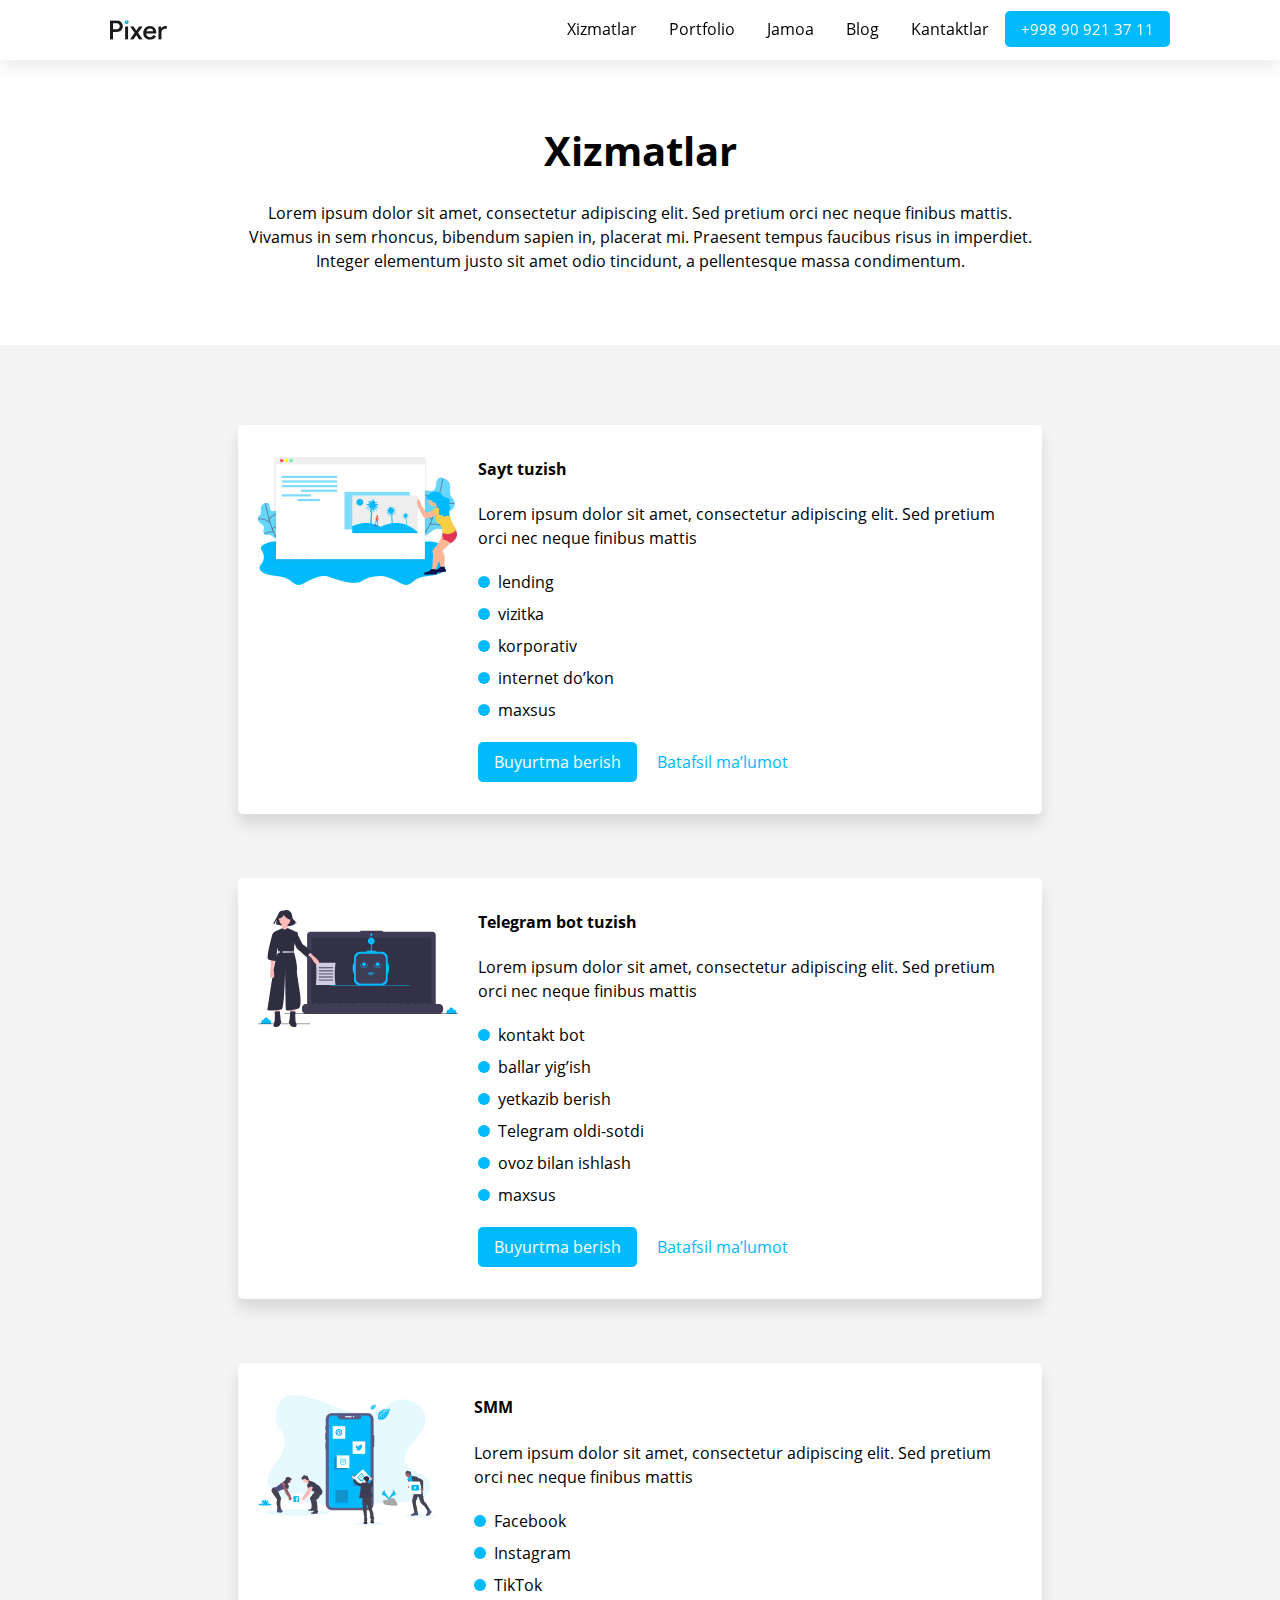
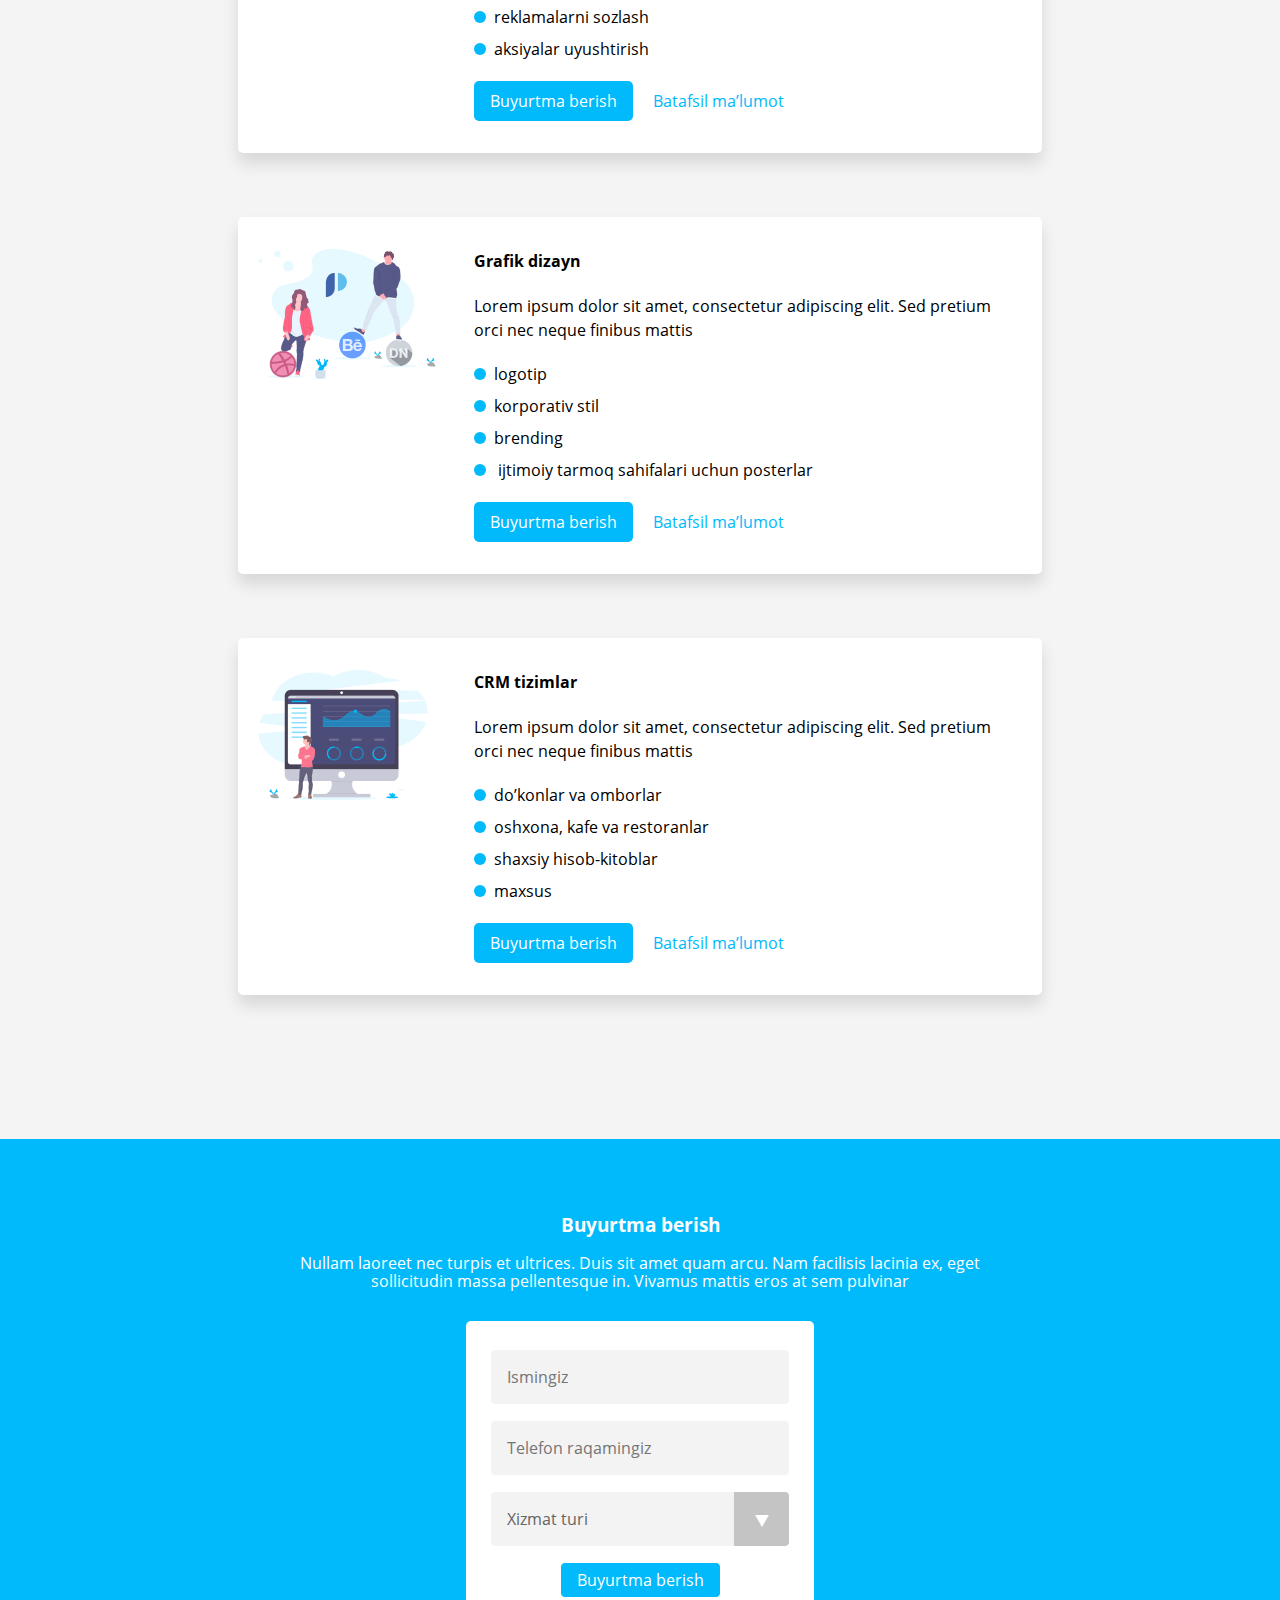
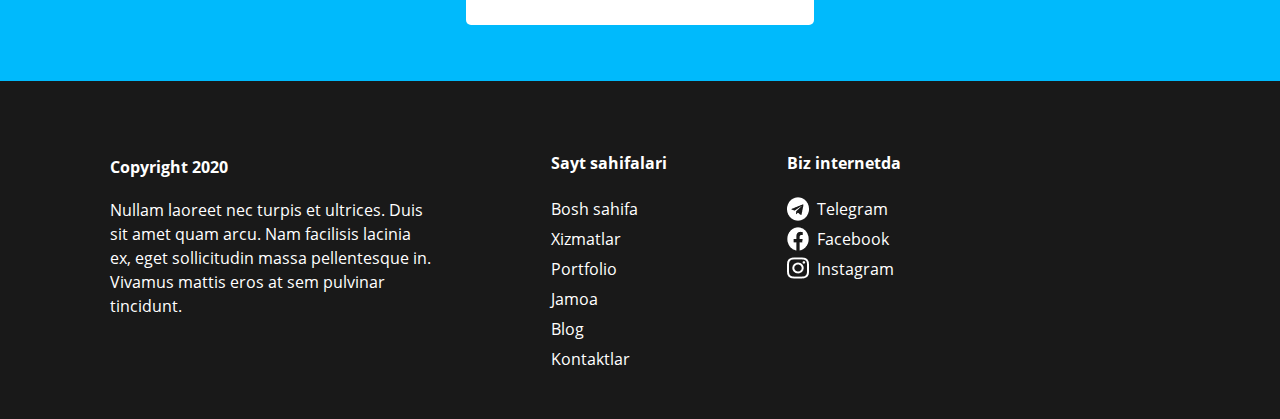
<file: services.html>
<!DOCTYPE html>
<html lang="en">
  <head>
    <meta charset="UTF-8" />
    <meta http-equiv="X-UA-Compatible" content="IE=edge" />
    <meta name="viewport" content="width=device-width, initial-scale=1.0" />
    <title>IMTIHON_MAKETI</title>
    <link rel="stylesheet" href="./css/normalize.css" />
    <link rel="stylesheet" href="./css/services.css" />
  </head>

  <body>
    <header class="site-header">
      <nav class="navbar">
        <div class="container">
          <div class="navbar-item">
            <div class="nav-right">
              <a href="#"
                ><img
                  src="./imges/pixer-logo.svg"
                  alt="pixer-logo"
                  width="58"
                  height="20"
              /></a>
            </div>
            <ul class="nav-left">
              <li class="nav-left-item">
                <a class="nav-left-item-link" href="#">Xizmatlar</a>
                <ul class="site-sub-nav">
                  <li class="site-sub-item">
                    <a class="site-sub-link" href="#">Vebsayt</a>
                  </li>
                  <li class="site-sub-item">
                    <a class="site-sub-link" href="#">Telegram bot</a>
                  </li>
                  <li class="site-sub-item">
                    <a class="site-sub-link" href="#">SMM</a>
                  </li>
                  <li class="site-sub-item">
                    <a class="site-sub-link" href="#">Grafik dizayn</a>
                  </li>
                  <li class="site-sub-item">
                    <a class="site-sub-link" href="#">CRM tizim</a>
                  </li>
                </ul>
              </li>
              <li class="nav-left-item">
                <a class="nav-left-item-link" href="#"> Portfolio</a>
              </li>
              <li class="nav-left-item">
                <a class="nav-left-item-link" href="#">Jamoa</a>
              </li>
              <li class="nav-left-item">
                <a class="nav-left-item-link" href="#">Blog</a>
              </li>
              <li class="nav-left-item">
                <a class="nav-left-item-link" href="#"> Kantaktlar</a>
              </li>
              <li class="nav-left-item">
                <a class="nav-left-item-tell-link" href="tel:909213711"
                  >+998 90 921 37 11</a
                >
              </li>
            </ul>
          </div>
        </div>
      </nav>
    </header>
    <main>
      <section>
        <div class="container-small">
          <h1 class="big-p-site">Xizmatlar</h1>
          <p class="site-paragraf">
            Lorem ipsum dolor sit amet, consectetur adipiscing elit. Sed pretium
            orci nec neque finibus mattis. Vivamus in sem rhoncus, bibendum
            sapien in, placerat mi. Praesent tempus faucibus risus in imperdiet.
            Integer elementum justo sit amet odio tincidunt, a pellentesque
            massa condimentum.
          </p>
        </div>
      </section>
      <section class="main-big-section">
        <div class="container-main">
          <ul class="site-big-main">
            <li class="site-big-main-item">
              <div class="main-item-left">
                <h4 class="small-p">Sayt tuzish</h4>
                <p>
                  Lorem ipsum dolor sit amet, consectetur adipiscing elit. Sed
                  pretium orci nec neque finibus mattis
                </p>
                <ul class="little-list">
                  <li class="little-list-item">lending</li>
                  <li class="little-list-item">vizitka</li>
                  <li class="little-list-item">korporativ</li>
                  <li class="little-list-item">internet do’kon</li>
                  <li class="little-list-item">maxsus</li>
                </ul>
                <a class="main-link" href="#">Buyurtma berish</a>
                <a class="small-link" href="#">Batafsil ma’lumot</a>
              </div>
            </li>
            <li class="site-big-main-item">
              <div class="main-item-left">
                <h4 class="small-p">Telegram bot tuzish</h4>
                <p>
                  Lorem ipsum dolor sit amet, consectetur adipiscing elit. Sed
                  pretium orci nec neque finibus mattis
                </p>
                <ul class="little-list">
                  <li class="little-list-item">kontakt bot</li>
                  <li class="little-list-item">ballar yig’ish</li>
                  <li class="little-list-item">yetkazib berish</li>
                  <li class="little-list-item">Telegram oldi-sotdi</li>
                  <li class="little-list-item">ovoz bilan ishlash</li>
                  <li class="little-list-item">maxsus</li>
                </ul>
                <a class="main-link" href="#">Buyurtma berish</a>
                <a class="small-link" href="#">Batafsil ma’lumot</a>
              </div>
            </li>
            <li class="site-big-main-item">
              <div class="main-item-left">
                <h4 class="small-p">SMM</h4>
                <p>
                  Lorem ipsum dolor sit amet, consectetur adipiscing elit. Sed
                  pretium orci nec neque finibus mattis
                </p>
                <ul class="little-list">
                  <li class="little-list-item">Facebook</li>
                  <li class="little-list-item">Instagram</li>
                  <li class="little-list-item">TikTok</li>
                  <li class="little-list-item">reklamalarni sozlash</li>
                  <li class="little-list-item">aksiyalar uyushtirish</li>
                </ul>
                <a class="main-link" href="#">Buyurtma berish</a>
                <a class="small-link" href="#">Batafsil ma’lumot</a>
              </div>
            </li>
            <li class="site-big-main-item">
              <div class="main-item-left">
                <h4 class="small-p">Grafik dizayn</h4>
                <p>
                  Lorem ipsum dolor sit amet, consectetur adipiscing elit. Sed
                  pretium orci nec neque finibus mattis
                </p>
                <ul class="little-list">
                  <li class="little-list-item">logotip</li>
                  <li class="little-list-item">korporativ stil</li>
                  <li class="little-list-item">brending</li>
                  <li class="little-list-item">
                    ijtimoiy tarmoq sahifalari uchun posterlar
                  </li>
                </ul>
                <a class="main-link" href="#">Buyurtma berish</a>
                <a class="small-link" href="#">Batafsil ma’lumot</a>
              </div>
            </li>
            <li class="site-big-main-item">
              <div class="main-item-left">
                <h4 class="small-p">CRM tizimlar</h4>
                <p>
                  Lorem ipsum dolor sit amet, consectetur adipiscing elit. Sed
                  pretium orci nec neque finibus mattis
                </p>
                <ul class="little-list">
                  <li class="little-list-item">do’konlar va omborlar</li>
                  <li class="little-list-item">oshxona, kafe va restoranlar</li>
                  <li class="little-list-item">shaxsiy hisob-kitoblar</li>
                  <li class="little-list-item">maxsus</li>
                </ul>
                <a class="main-link" href="#">Buyurtma berish</a>
                <a class="small-link" href="#">Batafsil ma’lumot</a>
              </div>
            </li>
          </ul>
        </div>
      </section>
    </main>
    <div class="container-three">
      <div class="bottom-p">
        <h3>Buyurtma berish</h3>
        <p>
          Nullam laoreet nec turpis et ultrices. Duis sit amet quam arcu. Nam
          facilisis lacinia ex, eget <br />
          sollicitudin massa pellentesque in. Vivamus mattis eros at sem
          pulvinar
        </p>
      </div>
      <div class="input-post">
        <form action="#" method="POST">
          <input
            class="username"
            type="text"
            name="Username"
            placeholder="Ismingiz"
            required
          />
          <input
            class="tell"
            type="tel"
            name="Tell"
            placeholder="Telefon raqamingiz"
            required
          />
          <select class="services" name="xizmat_turi">
            <option value="servisec">Xizmat turi</option>
            <option value="online">Online</option>
            <option value="offline">Offline</option>
          </select>
          <button class="button" type="submit">Buyurtma berish</button>
        </form>
      </div>
    </div>
    <footer class="footer">
      <div class="container">
        <div class="footer-item">
          <div class="footer-paragraf">
            <h4 class="footer-copyright">Copyright 2020</h4>
            <p class="footer-sourse">
              Nullam laoreet nec turpis et ultrices. Duis <br />
              sit amet quam arcu. Nam facilisis lacinia <br />
              ex, eget sollicitudin massa pellentesque in. <br />
              Vivamus mattis eros at sem pulvinar <br />
              tincidunt.
            </p>
          </div>
          <div>
            <h4 class="footer-p">Sayt sahifalari</h4>
            <ul class="footer-nav">
              <li class="small-list-item">
                <a class="footer-nav-item" href="#">Bosh sahifa</a>
              </li>
              <li><a class="footer-nav-item" href="#">Xizmatlar</a></li>
              <li><a class="footer-nav-item" href="#">Portfolio</a></li>
              <li><a class="footer-nav-item" href="#">Jamoa</a></li>
              <li><a class="footer-nav-item" href="#">Blog</a></li>
              <li><a class="footer-nav-item" href="#">Kontaktlar</a></li>
            </ul>
          </div>
          <div>
            <h4 class="footer-p">Biz internetda</h4>
            <ul class="footer-link">
              <li class="footer-link-logo">
                <a class="logo" href="#">Telegram</a>
              </li>
              <li class="footer-link-logo">
                <a class="logo" href="#">Facebook</a>
              </li>
              <li class="footer-link-logo">
                <a class="logo" href="#">Instagram</a>
              </li>
            </ul>
          </div>
        </div>
      </div>
    </footer>
  </body>
</html>
</file>
<file: css/services.css>
/* open-sans-regular - latin */
@font-face {
  font-family: "Open Sans";
  font-style: normal;
  font-weight: 400;
  src: local(""),
    url("../fonts/open-sans-v18-latin-regular.woff2") format("woff2"),
    /* Chrome 26+, Opera 23+, Firefox 39+ */
      url("../fonts/open-sans-v18-latin-regular.woff") format("woff"); /* Chrome 6+, Firefox 3.6+, IE 9+, Safari 5.1+ */
}
/* open-sans-600 - latin */
@font-face {
  font-family: "Open Sans";
  font-style: normal;
  font-weight: 600;
  src: local(""), url("../fonts/open-sans-v18-latin-600.woff2") format("woff2"),
    /* Chrome 26+, Opera 23+, Firefox 39+ */
      url("../fonts/open-sans-v18-latin-600.woff") format("woff"); /* Chrome 6+, Firefox 3.6+, IE 9+, Safari 5.1+ */
}
/* open-sans-700 - latin */
@font-face {
  font-family: "Open Sans";
  font-style: normal;
  font-weight: 700;
  src: local(""), url("../fonts/open-sans-v18-latin-700.woff2") format("woff2"),
    /* Chrome 26+, Opera 23+, Firefox 39+ */
      url("../fonts/open-sans-v18-latin-700.woff") format("woff"); /* Chrome 6+, Firefox 3.6+, IE 9+, Safari 5.1+ */
}

* {
  box-sizing: border-box;
  font-family: "Open Sans", "Arial", "Mulish";
}

body {
  margin: 0;
  padding: 0;
}
.container {
  width: 1100px;
  padding: 0 20px;
  margin: 0 auto;
}
.container-main {
  width: 804px;
  margin: 0 auto;
}
.container-small {
  width: 800px;
  margin: 0 auto;
}
.navbar {
  position: fixed;
  z-index: 100;
  top: 0;
  width: 100%;
  height: 60px;
  background-color: #ffffff;
  box-shadow: 0px 4px 20px rgba(0, 0, 0, 0.1);
}
.navbar-item {
  display: flex;
  padding: 20px 0px;
}
.nav-left {
  margin: 0;
  padding: 0;
  margin-left: auto;
  display: flex;
  list-style: none;
}
.nav-left-item-link {
  position: relative;
  padding: 20px 16px;
  text-decoration: none;
  color: rgba(0, 0, 0, 1);
}
.nav-left-item-link::after {
  position: absolute;
  left: 0;
  bottom: 0;
  width: 100%;
  height: 3px;
  display: none;
  background-color: #191919;
  content: "";
}
.nav-left-item-link:hover::after {
  display: inline-block;
}
.nav-left-item-link:active {
  background-color: #191919;
  color: #ffffff;
}
.nav-left-item-tell-link {
  padding: 8px 16px 8px 16px;
  font-size: 15px;
  border-radius: 5px;
  color: #ffffff;
  text-decoration: none;
  background-color: rgba(0, 186, 252, 1);
}
.nav-left-item-tell-link:hover {
  background: #ffffff;
  color: #00bafc;
  box-shadow: 0px 0px 0px 3px #00bafc;
}
.nav-left-item-tell-link:active {
  color: rgba(255, 255, 255, 1);
  background-color: rgba(0, 186, 252, 0.6);
}

.site-sub-nav {
  position: absolute;
  margin: 0;
  padding: 0;
  width: 124px;
  top: 100%;
  right: 50%;
  list-style: none;
  background: #ffffff;
  box-shadow: 0px 4px 24px rgba(0, 0, 0, 0.1);
  border-radius: 5px;
  text-align: center;
  transform: translateX(25%);
  display: none;
}

.nav-left-item:nth-child(1):hover .site-sub-nav {
  display: block;
}
.site-sub-link {
  display: block;
  padding: 8px 0px;
  text-decoration: none;
  color: rgba(0, 0, 0, 1);
}
.site-sub-link:hover {
  background: #00bafc;
  color: #ffffff;
}
.site-sub-link:active {
  background: #00bafc;
  opacity: 0.6;
  color: #ffffff;
}
/* ***************** SITE MAIN  ****************************/
.big-p-site {
  margin-top: 128px;
  font-size: 40px;
  text-align: center;
}

.site-paragraf {
  margin-left: auto;
  margin-right: auto;
  text-align: center;
  margin-top: 16px;
  margin-bottom: 72px;
  line-height: 24px;
  font-weight: 400;
}
.main-big-section {
  padding: 80px 0;
  background-color: rgba(244, 244, 244, 1);
}
.site-big-main {
  margin: 0;
  padding: 0;
  list-style: none;
}
.site-big-main-item {
  width: 804px;
  margin-bottom: 64px;
  padding: 32px 0;
  display: flex;
  justify-content: space-between;
  flex-direction: row;
  background: #ffffff;
  box-shadow: 0px 10px 16px rgba(0, 0, 0, 0.12);
  border-radius: 5px;
}
.main-item-left {
  width: 560px;
  margin: 0 20px;
  margin-left: auto;
  line-height: 24px;
}
.small-p {
  margin-top: 0;
}
.little-list {
  display: inline-block;
  margin: 0;
  padding: 0;
  line-height: 32px;
  display: flex;
  flex-direction: column;
  list-style: none;
}
.little-list-item::before {
  content: "";
  display: inline-block;
  width: 12px;
  height: 12px;
  margin: 0 8px 0 0;
  background: #00bafc;
  border-radius: 12px;
}
.site-big-main-item:hover {
  background: #ffffff;
  box-shadow: 0px 8px 8px rgba(0, 0, 0, 0.1);
}
.site-big-main-item:active {
  background: #ffffff;
  box-shadow: 0px 4px 4px rgba(0, 0, 0, 0.1);
}
.site-big-main-item:nth-child(1)::before {
  width: 200px;
  height: 128px;
  margin: 0 20px;
  content: url(../imges/website.png);
}
.site-big-main-item:nth-child(2)::before {
  width: 200px;
  height: 117px;
  margin: 0 20px;
  content: url(../imges/bot.png);
}
.site-big-main-item:nth-child(3)::before {
  width: 200px;
  height: 147px;
  margin: 0 20px;
  content: url(../imges/smm-illustration.png);
}
.site-big-main-item:nth-child(4)::before {
  width: 200px;
  height: 145px;
  margin: 0 20px;
  content: url(../imges/design-illustration.png);
}
.site-big-main-item:nth-child(5)::before {
  width: 200px;
  height: 153px;
  margin: 0 20px;
  content: url(../imges/crm-illustration.png);
}
.main-link {
  display: inline-block;
  padding: 8px 16px;
  margin-top: 16px;
  text-decoration: none;
  background: #00bafc;
  color: #ffffff;
  border-radius: 5px;
}
.small-link {
  display: inline-block;
  margin-left: 16px;
  text-decoration: none;
  color: #00bafc;
}
.small-link:hover {
  text-decoration: underline;
}

.paragraf-link-last {
  padding: 8px 16px;
  text-decoration: none;
  background-color: rgba(0, 186, 252, 1);
  color: #ffffff;
  border-radius: 5px;
}
.container-three {
  margin: 0 auto;
  text-align: center;
  background-color: rgba(0, 186, 252, 1);
  padding: 56px;
}
.bottom-p {
  color: #ffffff;
  margin-bottom: 30px;
}
.input-post {
  margin-left: auto;
  margin-right: auto;
  width: 348px;
  height: 304px;
  padding: 18px;
  background-color: #ffffff;
  border-radius: 5px;
}
.username {
  margin-left: auto;
  margin-right: auto;
  margin-top: 10px;
  padding: 16px;
  width: 300px;
  height: 56px;
  background: #f3f3f3;
  border: 1px solid white;
  border-radius: 5px;
  display: block;
}
.tell {
  margin-left: auto;
  margin-right: auto;
  margin-top: 15px;
  padding: 16px;
  width: 300px;
  height: 56px;
  background: #f3f3f3;
  border: 1px solid white;
  border-radius: 5px;
  display: block;
}
.services{
  appearance: none;
  margin-top: 15px;
  padding: 16px;
  width: 300px;
  height: 56px;
  background: #f3f3f3;
  color: rgb(102, 101, 101);
  border-radius: 5px;
  border: 1px solid white;
  background-image: url("../imges/select.png");
  background-repeat: no-repeat;
  background-position: center left 243px;
  border: 1px solid white;
  
}
.button {
  margin-top: 15px;
  margin-bottom: 15px;
  padding: 8px 16px;
  border: 1px solid white;
  background-color: rgba(0, 186, 252, 1);
  color: #ffffff;
  border-radius: 5px;
}

/* *******************FOOTER*************************************** */

.footer {
  height: 338px;
  background-color: rgba(25, 25, 25, 1);
}
.footer-paragraf {
  margin-top: 56px;
}
.footer-copyright {
  font-weight: 700;
}
.footer-p {
  margin-top: 73px;
  font-weight: 700;
  margin-left: 120px;
}

.footer-item {
  display: flex;
  color: #ffffff;
}
.footer-nav {
  margin: 0;
  padding: 0;
  margin-left: 120px;
  list-style: none;
  line-height: 30px;
}
.footer-nav-item:hover {
  color: #00bafc;
}
.footer-nav-item:active {
  color: #00bafc;
  opacity: 0.6;
}
.footer-nav-item {
  color: #ffffff;
  text-decoration: none;
}
.footer-link {
  margin: 0;
  padding: 0;
  margin-left: 120px;
  list-style: none;
  line-height: 30px;
}
.logo {
  margin: 0 8px;
}
.logo:hover {
  color: #00bafc;
}
.logo:active {
  color: #00bafc;
  opacity: 0.6;
}
.footer-sourse {
  line-height: 24px;
}
.footer-link-logo {
  display: flex;
  align-items: center;
}
.footer-link-logo:nth-child(1)::before {
  width: 22px;
  height: 23px;
  content: url(../imges/tg-logo.png);
}
.footer-link-logo:nth-child(2)::before {
  width: 22px;
  height: 23px;
  content: url(../imges/facebook-logo.png);
}
.footer-link-logo:nth-child(3)::before {
  width: 22px;
  height: 23px;
  content: url(../imges/instagram-logo.png);
}
.logo {
  text-decoration: none;
  color: #ffffff;
}
</file>
